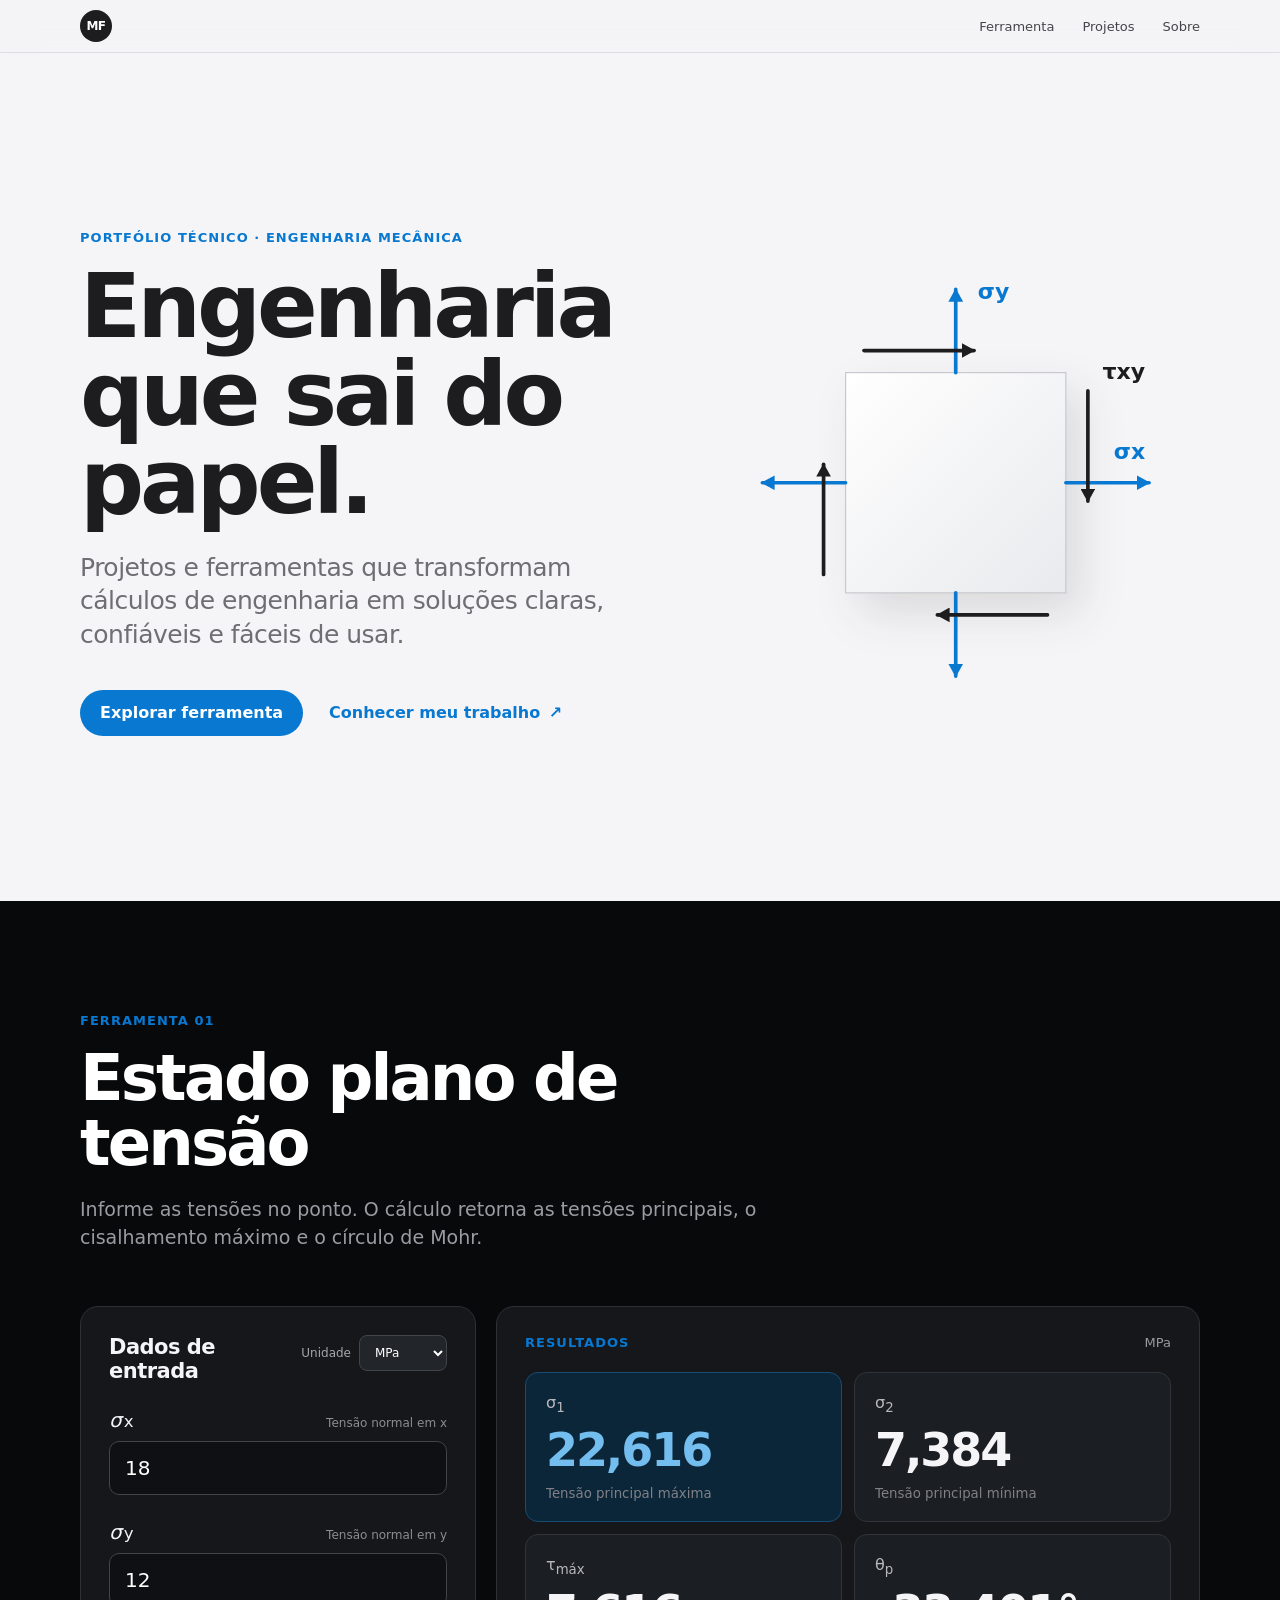
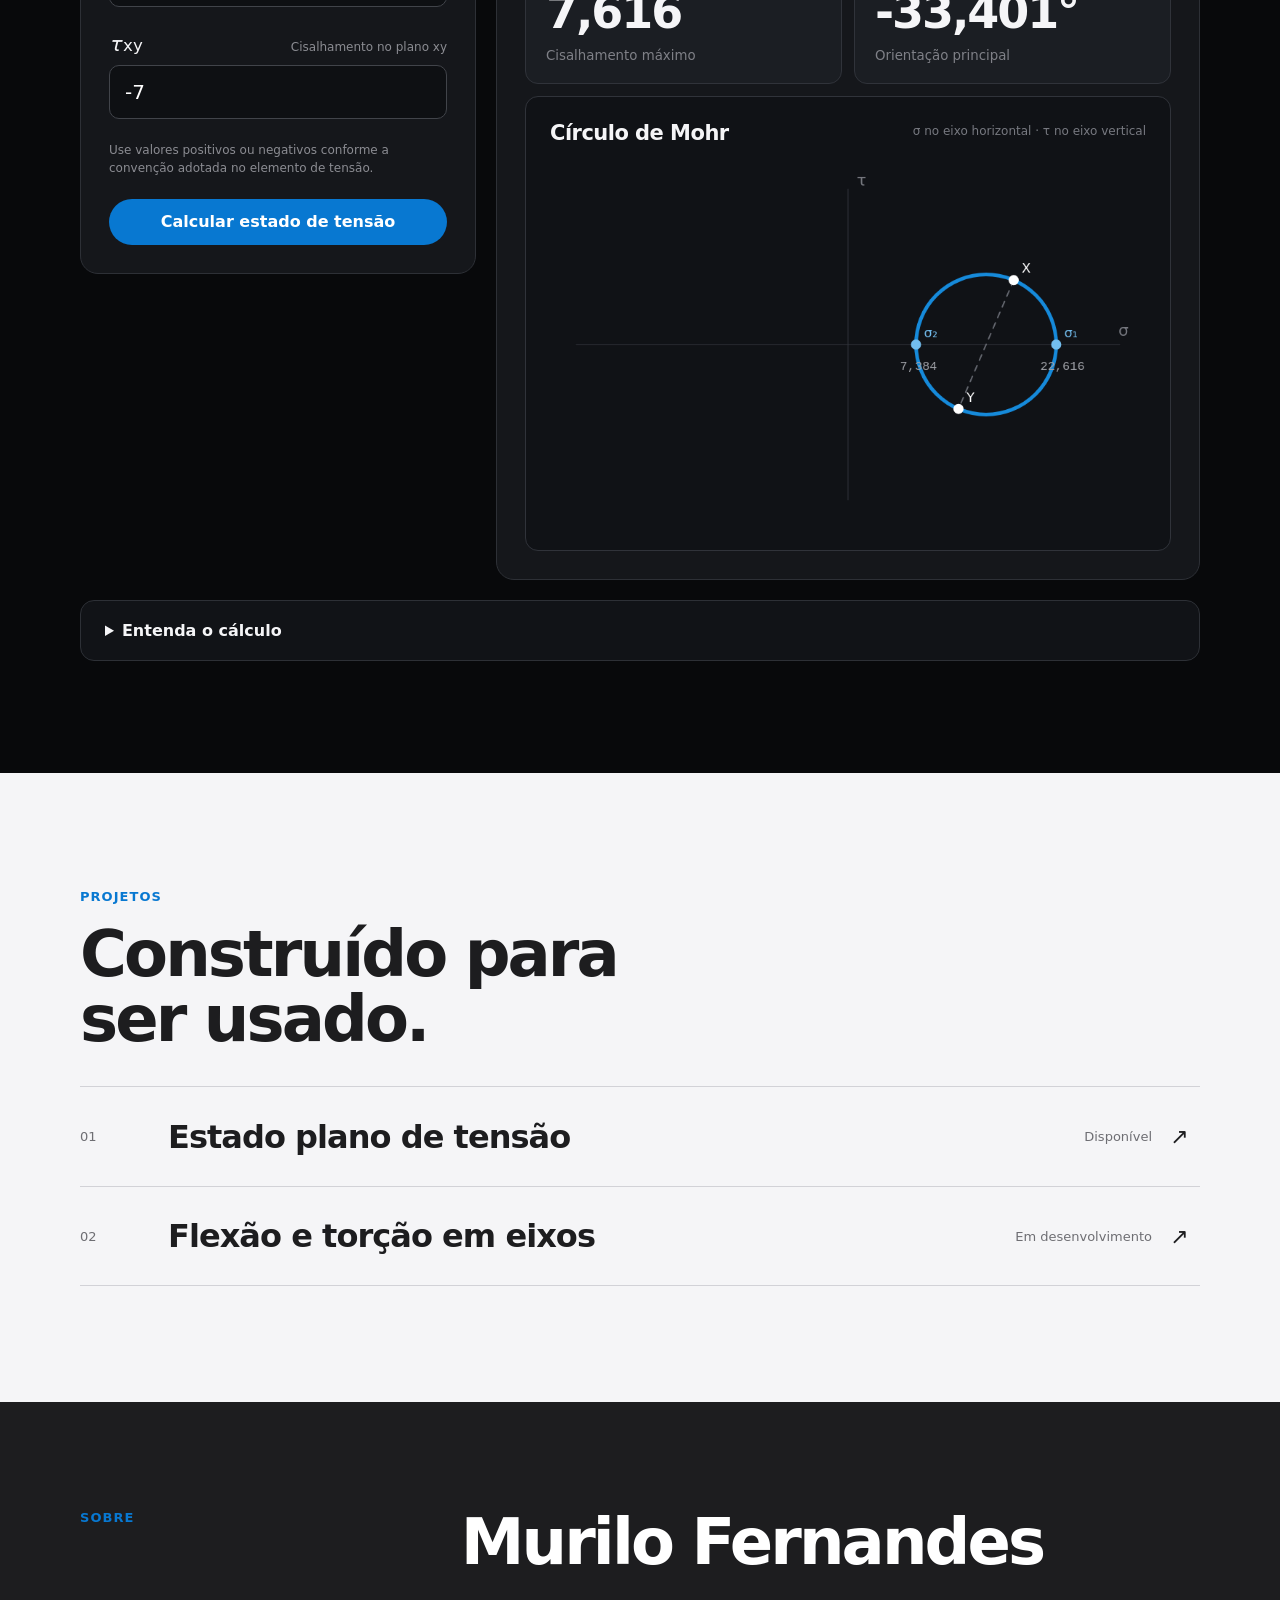
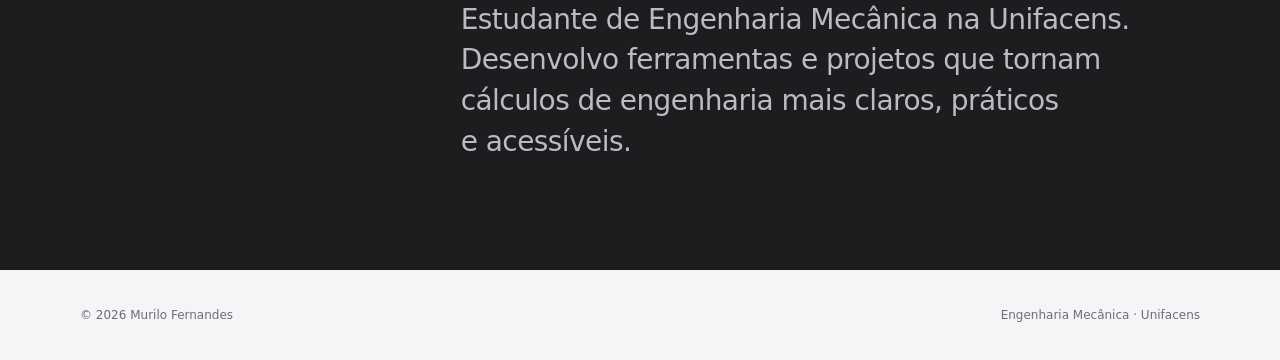
<file: index.html>
<!doctype html>
<html lang="pt-BR">
<head>
  <meta charset="utf-8">
  <meta name="viewport" content="width=device-width, initial-scale=1">
  <meta name="description" content="Ferramentas e projetos de Engenharia Mecânica desenvolvidos por Murilo Fernandes.">
  <meta name="theme-color" content="#f5f5f7">
  <link rel="icon" href="data:image/svg+xml,%3Csvg xmlns='http://www.w3.org/2000/svg' viewBox='0 0 64 64'%3E%3Ccircle cx='32' cy='32' r='30' fill='%231d1d1f'/%3E%3Ctext x='32' y='39' text-anchor='middle' font-family='Arial' font-size='20' font-weight='700' fill='white'%3EMF%3C/text%3E%3C/svg%3E">
  <title>Murilo Fernandes — Engenharia Mecânica</title>
  <link rel="stylesheet" href="styles.css?v=diagram-v2">
</head>
<body>
  <header class="site-header">
    <nav class="nav shell" aria-label="Navegação principal">
      <a class="brand" href="#inicio" aria-label="Ir ao início">MF</a>
      <div class="nav-links">
        <a href="#ferramenta">Ferramenta</a>
        <a href="#projetos">Projetos</a>
        <a href="#sobre">Sobre</a>
      </div>
    </nav>
  </header>

  <main>
    <section class="hero shell" id="inicio">
      <div class="hero-copy">
        <p class="eyebrow">Portfólio técnico · Engenharia Mecânica</p>
        <h1>Engenharia que sai do papel.</h1>
        <p class="hero-text">Projetos e ferramentas que transformam cálculos de engenharia em soluções claras, confiáveis e fáceis de usar.</p>
        <div class="hero-actions">
          <a class="button primary" href="#ferramenta">Explorar ferramenta</a>
          <a class="text-link" href="#sobre">Conhecer meu trabalho <span aria-hidden="true">↗</span></a>
        </div>
      </div>

      <div class="hero-visual" aria-hidden="true">
        <div class="stress-object">
          <svg class="stress-diagram" viewBox="0 0 400 400" role="presentation">
            <defs>
              <linearGradient id="stress-fill" x1="0" y1="0" x2="1" y2="1">
                <stop offset="0" stop-color="#ffffff" />
                <stop offset="1" stop-color="#e9eaed" />
              </linearGradient>
              <marker id="arrow-blue" markerWidth="12" markerHeight="12" refX="10" refY="6" orient="auto" markerUnits="userSpaceOnUse">
                <path d="M0,0 L0,12 L11,6 z" fill="#0878d1" />
              </marker>
              <marker id="arrow-dark" markerWidth="12" markerHeight="12" refX="10" refY="6" orient="auto" markerUnits="userSpaceOnUse">
                <path d="M0,0 L0,12 L11,6 z" fill="#1d1d1f" />
              </marker>
            </defs>

            <rect class="stress-element" x="110" y="110" width="180" height="180" />

            <g class="stress-normal">
              <path d="M110 200 H42" marker-end="url(#arrow-blue)" />
              <path d="M290 200 H358" marker-end="url(#arrow-blue)" />
              <path d="M200 110 V42" marker-end="url(#arrow-blue)" />
              <path d="M200 290 V358" marker-end="url(#arrow-blue)" />
            </g>

            <g class="stress-shear">
              <path d="M125 92 H215" marker-end="url(#arrow-dark)" />
              <path d="M308 125 V215" marker-end="url(#arrow-dark)" />
              <path d="M275 308 H185" marker-end="url(#arrow-dark)" />
              <path d="M92 275 V185" marker-end="url(#arrow-dark)" />
            </g>

            <text class="stress-label normal-label" x="342" y="181" text-anchor="middle">σx</text>
            <text class="stress-label normal-label" x="218" y="50">σy</text>
            <text class="stress-label shear-label" x="320" y="115">τxy</text>
          </svg>
        </div>
      </div>
    </section>

    <section class="tool-section" id="ferramenta">
      <div class="shell">
        <div class="section-heading light">
          <p class="eyebrow">Ferramenta 01</p>
          <h2>Estado plano de tensão</h2>
          <p>Informe as tensões no ponto. O cálculo retorna as tensões principais, o cisalhamento máximo e o círculo de Mohr.</p>
        </div>

        <div class="calculator">
          <form class="input-panel" id="stress-form">
            <div class="panel-heading">
              <h3>Dados de entrada</h3>
              <label class="unit-field">
                <span>Unidade</span>
                <select id="unit" name="unit">
                  <option value="MPa">MPa</option>
                  <option value="kPa">kPa</option>
                  <option value="Pa">Pa</option>
                  <option value="ksi">ksi</option>
                </select>
              </label>
            </div>

            <label class="field">
              <span><i>σ</i><sub>x</sub> <small>Tensão normal em x</small></span>
              <input id="sigma-x" name="sigmaX" type="number" step="any" value="18" required>
            </label>

            <label class="field">
              <span><i>σ</i><sub>y</sub> <small>Tensão normal em y</small></span>
              <input id="sigma-y" name="sigmaY" type="number" step="any" value="12" required>
            </label>

            <label class="field">
              <span><i>τ</i><sub>xy</sub> <small>Cisalhamento no plano xy</small></span>
              <input id="tau-xy" name="tauXY" type="number" step="any" value="-7" required>
            </label>

            <p class="sign-note">Use valores positivos ou negativos conforme a convenção adotada no elemento de tensão.</p>
            <button class="button calculate" type="submit">Calcular estado de tensão</button>
            <p class="form-error" id="form-error" role="alert" hidden></p>
          </form>

          <div class="output-panel" aria-live="polite">
            <div class="results-header">
              <p class="eyebrow">Resultados</p>
              <span id="result-unit">MPa</span>
            </div>

            <div class="results-grid">
              <article class="result primary-result">
                <span>σ<sub>1</sub></span>
                <strong id="sigma-1">22,616</strong>
                <small>Tensão principal máxima</small>
              </article>
              <article class="result">
                <span>σ<sub>2</sub></span>
                <strong id="sigma-2">7,384</strong>
                <small>Tensão principal mínima</small>
              </article>
              <article class="result">
                <span>τ<sub>máx</sub></span>
                <strong id="tau-max">7,616</strong>
                <small>Cisalhamento máximo</small>
              </article>
              <article class="result">
                <span>θ<sub>p</sub></span>
                <strong id="theta-p">−33,401°</strong>
                <small>Orientação principal</small>
              </article>
            </div>

            <div class="mohr-card">
              <div class="mohr-heading">
                <h3>Círculo de Mohr</h3>
                <p>σ no eixo horizontal · τ no eixo vertical</p>
              </div>
              <canvas id="mohr-canvas" width="820" height="500" aria-label="Representação gráfica do círculo de Mohr"></canvas>
            </div>
          </div>
        </div>

        <details class="method">
          <summary>Entenda o cálculo</summary>
          <div class="method-content">
            <p>Para o estado plano, o centro e o raio do círculo de Mohr são:</p>
            <div class="formula"><i>σ</i><sub>m</sub> = (<i>σ</i><sub>x</sub> + <i>σ</i><sub>y</sub>) / 2</div>
            <div class="formula"><i>R</i> = √[((<i>σ</i><sub>x</sub> − <i>σ</i><sub>y</sub>) / 2)² + <i>τ</i><sub>xy</sub>²]</div>
            <p>As tensões principais são <i>σ</i><sub>1,2</sub> = <i>σ</i><sub>m</sub> ± <i>R</i>, e a tensão máxima de cisalhamento é igual ao raio <i>R</i>.</p>
          </div>
        </details>
      </div>
    </section>

    <section class="projects shell" id="projetos">
      <div class="section-heading">
        <p class="eyebrow">Projetos</p>
        <h2>Construído para ser usado.</h2>
      </div>
      <a class="project-row" href="#ferramenta">
        <span class="project-index">01</span>
        <span class="project-name">Estado plano de tensão</span>
        <span class="project-status">Disponível</span>
        <span class="project-arrow" aria-hidden="true">↗</span>
      </a>
      <a class="project-row" href="eixos.html">
        <span class="project-index">02</span>
        <span class="project-name">Flexão e torção em eixos</span>
        <span class="project-status">Em desenvolvimento</span>
        <span class="project-arrow" aria-hidden="true">↗</span>
      </a>
    </section>

    <section class="about" id="sobre">
      <div class="shell about-grid">
        <p class="eyebrow">Sobre</p>
        <div>
          <h2>Murilo Fernandes</h2>
          <p>Estudante de Engenharia Mecânica na Unifacens. Desenvolvo ferramentas e projetos que tornam cálculos de engenharia mais claros, práticos e acessíveis.</p>
        </div>
      </div>
    </section>
  </main>

  <footer class="footer shell">
    <span>© <span id="year"></span> Murilo Fernandes</span>
    <span>Engenharia Mecânica · Unifacens</span>
  </footer>

  <script type="module" src="src/app.mjs"></script>
</body>
</html>
</file>
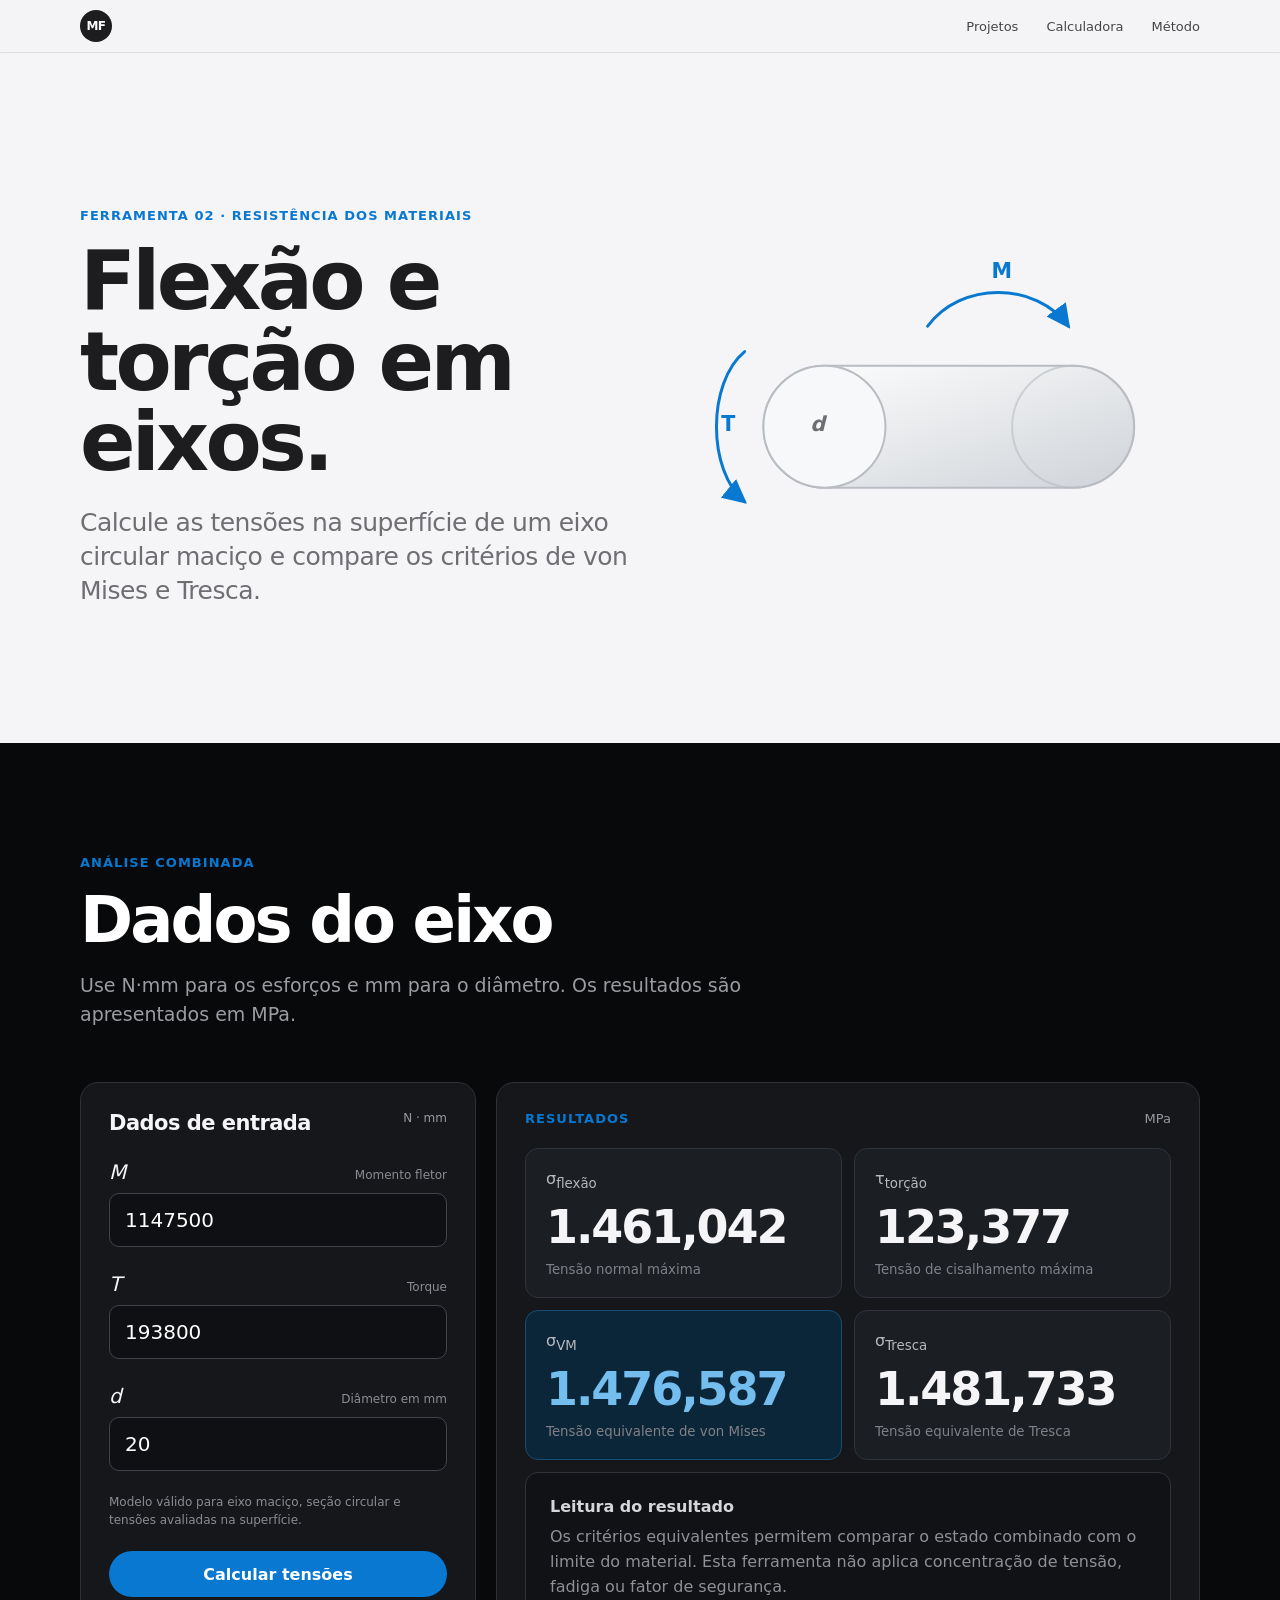
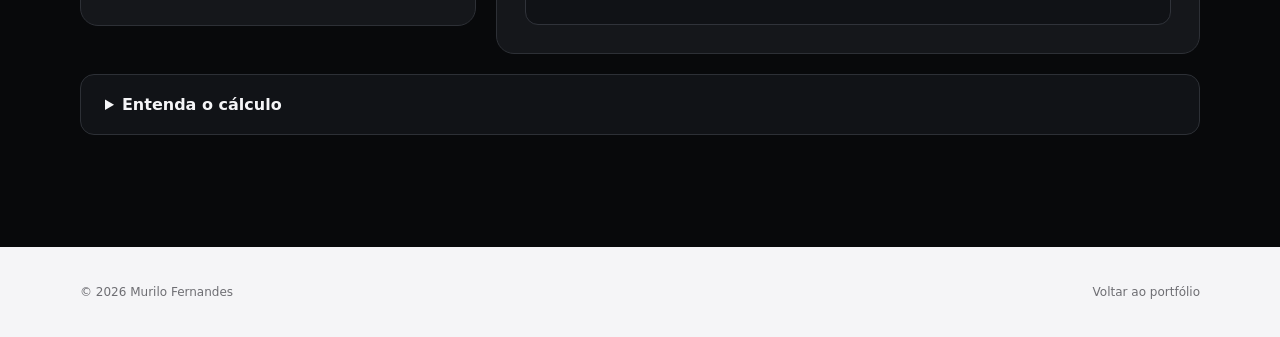
<file: eixos.html>
<!doctype html>
<html lang="pt-BR">
<head>
  <meta charset="utf-8">
  <meta name="viewport" content="width=device-width, initial-scale=1">
  <meta name="description" content="Calculadora de tensões em eixo circular submetido à flexão e à torção.">
  <meta name="theme-color" content="#f5f5f7">
  <link rel="icon" href="data:image/svg+xml,%3Csvg xmlns='http://www.w3.org/2000/svg' viewBox='0 0 64 64'%3E%3Ccircle cx='32' cy='32' r='30' fill='%231d1d1f'/%3E%3Ctext x='32' y='39' text-anchor='middle' font-family='Arial' font-size='20' font-weight='700' fill='white'%3EMF%3C/text%3E%3C/svg%3E">
  <title>Flexão e torção em eixos — Murilo Fernandes</title>
  <link rel="stylesheet" href="styles.css?v=shaft-v2">
</head>
<body>
  <header class="site-header">
    <nav class="nav shell" aria-label="Navegação principal">
      <a class="brand" href="index.html" aria-label="Voltar ao portfólio">MF</a>
      <div class="nav-links">
        <a href="index.html#projetos">Projetos</a>
        <a href="#calculadora-eixo">Calculadora</a>
        <a href="#metodo-eixo">Método</a>
      </div>
    </nav>
  </header>

  <main>
    <section class="module-hero shell">
      <div>
        <p class="eyebrow">Ferramenta 02 · Resistência dos materiais</p>
        <h1>Flexão e torção em eixos.</h1>
        <p class="hero-text">Calcule as tensões na superfície de um eixo circular maciço e compare os critérios de von Mises e Tresca.</p>
      </div>
      <svg class="shaft-diagram" viewBox="0 0 540 330" role="img" aria-label="Eixo circular submetido a momento fletor e torque">
        <defs>
          <linearGradient id="shaft-fill" x1="0" y1="0" x2="1" y2="1">
            <stop offset="0" stop-color="#ffffff" />
            <stop offset="1" stop-color="#cfd3d8" />
          </linearGradient>
          <marker id="shaft-arrow-blue" markerWidth="8" markerHeight="8" refX="7" refY="4" orient="auto">
            <path d="M0,0 L0,8 L8,4 z" fill="#0878d1" />
          </marker>
        </defs>
        <path class="shaft-body" d="M140 120 H405 A65 65 0 0 1 405 250 H140 A65 65 0 0 1 140 120Z" />
        <ellipse class="shaft-face" cx="140" cy="185" rx="65" ry="65" />
        <ellipse class="shaft-edge" cx="405" cy="185" rx="65" ry="65" />
        <path id="torque-arrow" class="shaft-load" d="M55 105 C15 138 15 232 55 265" marker-end="url(#shaft-arrow-blue)" />
        <path id="bending-arrow" class="shaft-load" d="M250 78 C285 30 365 30 400 78" marker-end="url(#shaft-arrow-blue)" />
        <text class="shaft-label" x="30" y="190">T</text>
        <text class="shaft-label" x="318" y="27">M</text>
        <text class="shaft-dimension" x="125" y="190">d</text>
      </svg>
    </section>

    <section class="tool-section" id="calculadora-eixo">
      <div class="shell">
        <div class="section-heading light">
          <p class="eyebrow">Análise combinada</p>
          <h2>Dados do eixo</h2>
          <p>Use N·mm para os esforços e mm para o diâmetro. Os resultados são apresentados em MPa.</p>
        </div>

        <div class="calculator">
          <form class="input-panel" id="shaft-form">
            <div class="panel-heading"><h3>Dados de entrada</h3><span class="fixed-unit">N · mm</span></div>
            <label class="field">
              <span><i>M</i> <small>Momento fletor</small></span>
              <input name="momento" id="momento" type="number" step="any" value="1147500" required>
            </label>
            <label class="field">
              <span><i>T</i> <small>Torque</small></span>
              <input name="torque" id="torque" type="number" step="any" value="193800" required>
            </label>
            <label class="field">
              <span><i>d</i> <small>Diâmetro em mm</small></span>
              <input name="diametro" id="diametro" type="number" step="any" min="0" value="20" required>
            </label>
            <p class="sign-note">Modelo válido para eixo maciço, seção circular e tensões avaliadas na superfície.</p>
            <button class="button calculate" type="submit">Calcular tensões</button>
            <p class="form-error" id="shaft-error" role="alert" hidden></p>
          </form>

          <div class="output-panel" aria-live="polite">
            <div class="results-header"><p class="eyebrow">Resultados</p><span>MPa</span></div>
            <div class="results-grid">
              <article class="result"><span>σ<sub>flexão</sub></span><strong id="shaft-sigma">1.461,042</strong><small>Tensão normal máxima</small></article>
              <article class="result"><span>τ<sub>torção</sub></span><strong id="shaft-tau">123,377</strong><small>Tensão de cisalhamento máxima</small></article>
              <article class="result primary-result"><span>σ<sub>VM</sub></span><strong id="shaft-vm">1.476,587</strong><small>Tensão equivalente de von Mises</small></article>
              <article class="result"><span>σ<sub>Tresca</sub></span><strong id="shaft-tresca">1.481,733</strong><small>Tensão equivalente de Tresca</small></article>
            </div>
            <div class="assumption-card">
              <strong>Leitura do resultado</strong>
              <p>Os critérios equivalentes permitem comparar o estado combinado com o limite do material. Esta ferramenta não aplica concentração de tensão, fadiga ou fator de segurança.</p>
            </div>
          </div>
        </div>

        <details class="method" id="metodo-eixo">
          <summary>Entenda o cálculo</summary>
          <div class="method-content">
            <p>Para um eixo circular maciço, na superfície:</p>
            <div class="formula"><i>σ</i> = 32<i>M</i> / (π<i>d</i>³)</div>
            <div class="formula"><i>τ</i> = 16<i>T</i> / (π<i>d</i>³)</div>
            <div class="formula"><i>σ</i><sub>VM</sub> = √(<i>σ</i>² + 3<i>τ</i>²)</div>
            <div class="formula"><i>σ</i><sub>Tresca</sub> = √(<i>σ</i>² + 4<i>τ</i>²)</div>
          </div>
        </details>
      </div>
    </section>
  </main>

  <footer class="footer shell"><span>© <span id="year"></span> Murilo Fernandes</span><a href="index.html">Voltar ao portfólio</a></footer>
  <script type="module" src="src/shaft-app.mjs"></script>
</body>
</html>
</file>
<file: styles.css>
:root {
  --bg: #f5f5f7;
  --surface: #ffffff;
  --ink: #1d1d1f;
  --muted: #6e6e73;
  --line: #d2d2d7;
  --blue: #0878d1;
  --blue-dark: #0065b3;
  --dark: #08090b;
  --dark-surface: #15171b;
  --dark-line: #2d3036;
  --radius: 18px;
  --shell: 1120px;
}

* { box-sizing: border-box; }

html { scroll-behavior: smooth; }

body {
  margin: 0;
  color: var(--ink);
  background: var(--bg);
  font-family: system-ui, -apple-system, BlinkMacSystemFont, "Segoe UI", sans-serif;
  -webkit-font-smoothing: antialiased;
}

button, input, select { font: inherit; }
a { color: inherit; text-decoration: none; }

.shell {
  width: min(calc(100% - 48px), var(--shell));
  margin-inline: auto;
}

.site-header {
  position: sticky;
  z-index: 20;
  top: 0;
  background: color-mix(in srgb, var(--bg) 82%, transparent);
  border-bottom: 1px solid color-mix(in srgb, var(--line) 70%, transparent);
  backdrop-filter: saturate(180%) blur(18px);
}

.nav {
  min-height: 52px;
  display: flex;
  align-items: center;
  justify-content: space-between;
}

.brand {
  width: 32px;
  height: 32px;
  display: grid;
  place-items: center;
  color: white;
  background: var(--ink);
  border-radius: 50%;
  font-size: 12px;
  font-weight: 700;
  letter-spacing: -.04em;
}

.nav-links { display: flex; gap: 28px; font-size: 13px; }
.nav-links a { color: #454549; transition: color .2s ease; }
.nav-links a:hover, .nav-links a:focus-visible { color: var(--blue); }

.hero {
  min-height: calc(100vh - 52px);
  padding-block: 84px 72px;
  display: grid;
  grid-template-columns: 1.08fr .92fr;
  align-items: center;
  gap: 56px;
}

.eyebrow {
  margin: 0 0 18px;
  color: var(--blue);
  font-size: 13px;
  font-weight: 650;
  letter-spacing: .08em;
  text-transform: uppercase;
}

h1, h2, h3, p { text-wrap: pretty; }
h1, h2, h3 { margin-top: 0; letter-spacing: -.045em; }

h1 {
  max-width: 720px;
  margin-bottom: 24px;
  font-size: clamp(56px, 7vw, 92px);
  line-height: .98;
  font-weight: 650;
}

.hero-text {
  max-width: 620px;
  margin: 0;
  color: var(--muted);
  font-size: clamp(19px, 2.1vw, 25px);
  line-height: 1.35;
  letter-spacing: -.02em;
}

.hero-actions {
  margin-top: 38px;
  display: flex;
  align-items: center;
  gap: 26px;
  flex-wrap: wrap;
}

.button {
  min-height: 46px;
  padding: 12px 20px;
  display: inline-flex;
  align-items: center;
  justify-content: center;
  border: 0;
  border-radius: 999px;
  cursor: pointer;
  font-weight: 600;
  transition: transform .18s ease, background .18s ease;
}

.button:hover { transform: translateY(-1px); }
.button:active { transform: translateY(0); }
.button.primary, .button.calculate { color: white; background: var(--blue); }
.button.primary:hover, .button.calculate:hover { background: var(--blue-dark); }

.text-link { color: var(--blue); font-weight: 600; }
.text-link span { margin-left: 3px; }

.hero-visual { min-height: 520px; display: grid; place-items: center; }
.stress-object { width: min(100%, 500px); }
.stress-diagram { width: 100%; height: auto; display: block; overflow: visible; }
.stress-element {
  fill: url(#stress-fill);
  stroke: #c7c9ce;
  stroke-width: 1;
  filter: drop-shadow(12px 16px 18px rgba(29, 29, 31, .12));
}
.stress-normal, .stress-shear {
  fill: none;
  stroke-width: 3;
  stroke-linecap: round;
  vector-effect: non-scaling-stroke;
}
.stress-normal { stroke: var(--blue); }
.stress-shear { stroke: var(--ink); }
.stress-label {
  font-family: system-ui, -apple-system, BlinkMacSystemFont, "Segoe UI", sans-serif;
  font-size: 18px;
  font-weight: 650;
}
.normal-label { fill: var(--blue); }
.shear-label { fill: var(--ink); }

.module-hero {
  min-height: 690px;
  padding-block: 110px 90px;
  display: grid;
  grid-template-columns: 1.04fr .96fr;
  align-items: center;
  gap: 64px;
}
.module-hero h1 {
  margin-bottom: 24px;
  font-size: clamp(54px, 6.4vw, 84px);
}
.shaft-diagram { width: 100%; height: auto; overflow: visible; }
.shaft-body, .shaft-face, .shaft-edge {
  stroke: #b9bdc3;
  stroke-width: 2;
  vector-effect: non-scaling-stroke;
}
.shaft-body { fill: url(#shaft-fill); }
.shaft-face { fill: #f7f8f9; }
.shaft-edge { fill: none; opacity: .6; }
.shaft-load {
  fill: none;
  stroke: var(--blue);
  stroke-width: 3;
  stroke-linecap: round;
  vector-effect: non-scaling-stroke;
}
.shaft-label, .shaft-dimension {
  fill: var(--blue);
  font-family: system-ui, sans-serif;
  font-size: 22px;
  font-weight: 650;
}
.shaft-dimension { fill: var(--muted); font-style: italic; }
.fixed-unit { color: #98999f; font-size: 12px; }
.assumption-card {
  margin-top: 12px;
  padding: 24px;
  color: #d5d6da;
  border: 1px solid #30333a;
  border-radius: 13px;
  background: #101216;
}
.assumption-card p { margin: 9px 0 0; color: #8f9096; line-height: 1.55; }

.tool-section {
  padding-block: 112px;
  color: #f5f5f7;
  background: var(--dark);
}

.section-heading { max-width: 760px; margin-bottom: 54px; }
.section-heading.light { color: white; }
.section-heading h2, .about h2 {
  margin-bottom: 18px;
  font-size: clamp(42px, 5vw, 66px);
  line-height: 1.02;
  font-weight: 620;
}
.section-heading > p:last-child {
  margin: 0;
  color: #9b9ca2;
  font-size: 19px;
  line-height: 1.5;
}

.calculator {
  display: grid;
  grid-template-columns: minmax(300px, .72fr) minmax(0, 1.28fr);
  gap: 20px;
  align-items: start;
}

.input-panel, .output-panel {
  border: 1px solid var(--dark-line);
  border-radius: var(--radius);
  background: var(--dark-surface);
}
.input-panel { padding: 28px; position: sticky; top: 74px; }
.output-panel { padding: 28px; }

.panel-heading, .results-header, .mohr-heading {
  display: flex;
  justify-content: space-between;
  align-items: flex-start;
  gap: 18px;
}
.panel-heading h3, .mohr-heading h3 { margin: 0; font-size: 21px; letter-spacing: -.025em; }

.unit-field { display: flex; align-items: center; gap: 8px; color: #a6a7ac; font-size: 12px; }
.unit-field select {
  min-height: 36px;
  padding: 0 30px 0 11px;
  color: white;
  border: 1px solid #41444a;
  border-radius: 8px;
  background: #22252a;
}

.field { display: block; margin-top: 25px; }
.field > span { display: flex; align-items: baseline; gap: 2px; font-size: 20px; }
.field small { margin-left: auto; color: #8b8c92; font-size: 12px; }
.field input {
  width: 100%;
  min-height: 54px;
  margin-top: 9px;
  padding: 0 15px;
  color: white;
  border: 1px solid #41444a;
  border-radius: 10px;
  outline: none;
  background: #0e1013;
  font-size: 20px;
  font-variant-numeric: tabular-nums;
}
.field input:focus { border-color: var(--blue); box-shadow: 0 0 0 3px rgba(8, 120, 209, .2); }
.sign-note { margin: 22px 0; color: #8b8c92; font-size: 12px; line-height: 1.5; }
.button.calculate { width: 100%; }
.form-error { margin: 14px 0 0; color: #ff9e98; font-size: 13px; }

.results-header { align-items: center; }
.results-header .eyebrow { margin: 0; }
.results-header > span { color: #98999f; font-size: 13px; }
.results-grid { margin-top: 22px; display: grid; grid-template-columns: repeat(2, 1fr); gap: 12px; }
.result {
  min-height: 150px;
  padding: 20px;
  display: flex;
  flex-direction: column;
  justify-content: space-between;
  border: 1px solid #30333a;
  border-radius: 13px;
  background: #1b1e23;
}
.result > span { color: #b7b8bd; font-size: 16px; }
.result strong { margin-block: 12px; font-size: clamp(30px, 4vw, 46px); line-height: 1; font-weight: 560; letter-spacing: -.045em; font-variant-numeric: tabular-nums; }
.result small { color: #7f8087; }
.result.primary-result { border-color: #174d73; background: #0c2639; }
.result.primary-result strong { color: #73beef; }

.mohr-card { margin-top: 12px; padding: 24px; border: 1px solid #30333a; border-radius: 13px; background: #101216; }
.mohr-heading p { margin: 3px 0 0; color: #777980; font-size: 12px; }
#mohr-canvas { width: 100%; height: auto; margin-top: 18px; display: block; }

.method { margin-top: 20px; border: 1px solid var(--dark-line); border-radius: 14px; background: #111317; }
.method summary { padding: 20px 24px; cursor: pointer; font-weight: 600; }
.method-content { max-width: 760px; padding: 0 24px 25px; color: #a4a5aa; line-height: 1.65; }
.formula { margin-block: 12px; padding: 14px 16px; overflow-x: auto; color: white; border-radius: 8px; background: #202329; font-family: ui-monospace, SFMono-Regular, Menlo, monospace; }

.projects { padding-block: 116px; }
.projects .section-heading { margin-bottom: 34px; }
.project-row {
  min-height: 100px;
  display: grid;
  grid-template-columns: 70px 1fr auto 30px;
  align-items: center;
  gap: 18px;
  border-top: 1px solid var(--line);
  transition: color .2s ease;
}
.project-row:last-child { border-bottom: 1px solid var(--line); }
.project-row:not(.muted):hover { color: var(--blue); }
.project-index, .project-status { color: var(--muted); font-size: 13px; }
.project-name { font-size: clamp(21px, 3vw, 32px); font-weight: 570; letter-spacing: -.03em; }
.project-arrow { font-size: 22px; }
.project-row.muted { color: #a2a2a7; }

.about { padding-block: 108px; color: white; background: var(--ink); }
.about-grid { display: grid; grid-template-columns: .45fr 1fr; gap: 48px; }
.about-grid > div { max-width: 720px; }
.about h2 { margin-bottom: 24px; }
.about-grid > div p { margin: 0; color: #bbbcc0; font-size: clamp(20px, 2.5vw, 28px); line-height: 1.45; letter-spacing: -.02em; }

.footer {
  min-height: 90px;
  display: flex;
  align-items: center;
  justify-content: space-between;
  gap: 18px;
  color: var(--muted);
  font-size: 12px;
}

:focus-visible { outline: 3px solid color-mix(in srgb, var(--blue) 70%, white); outline-offset: 3px; }

@media (max-width: 900px) {
  .hero { min-height: auto; grid-template-columns: 1fr; padding-top: 92px; }
  .module-hero { min-height: auto; grid-template-columns: 1fr; padding-top: 92px; }
  .hero-copy { max-width: 760px; }
  .hero-visual { min-height: 400px; }
  .stress-object { width: min(100%, 430px); }
  .calculator { grid-template-columns: 1fr; }
  .input-panel { position: static; }
}

@media (max-width: 620px) {
  .shell { width: min(calc(100% - 28px), var(--shell)); }
  .nav-links { gap: 12px; font-size: 11px; }
  .hero { padding-block: 64px 40px; gap: 12px; }
  .module-hero { padding-block: 72px 54px; gap: 34px; }
  .module-hero h1 { font-size: clamp(45px, 14vw, 64px); }
  h1 { font-size: clamp(48px, 15vw, 68px); }
  .hero-visual { min-height: 280px; }
  .stress-object { width: min(82vw, 290px); }
  .tool-section, .projects, .about { padding-block: 78px; }
  .input-panel, .output-panel { padding: 20px; }
  .results-grid { grid-template-columns: 1fr; }
  .result { min-height: 130px; }
  .mohr-card { padding: 17px; }
  .mohr-heading { display: block; }
  .mohr-heading p { margin-top: 7px; }
  .about-grid { grid-template-columns: 1fr; gap: 20px; }
  .project-row { grid-template-columns: 48px 1fr 24px; }
  .project-status { display: none; }
  .footer { padding-block: 25px; align-items: flex-start; flex-direction: column; justify-content: center; }
}

@media (prefers-reduced-motion: reduce) {
  html { scroll-behavior: auto; }
  *, *::before, *::after { transition-duration: .01ms !important; }
}
</file>
